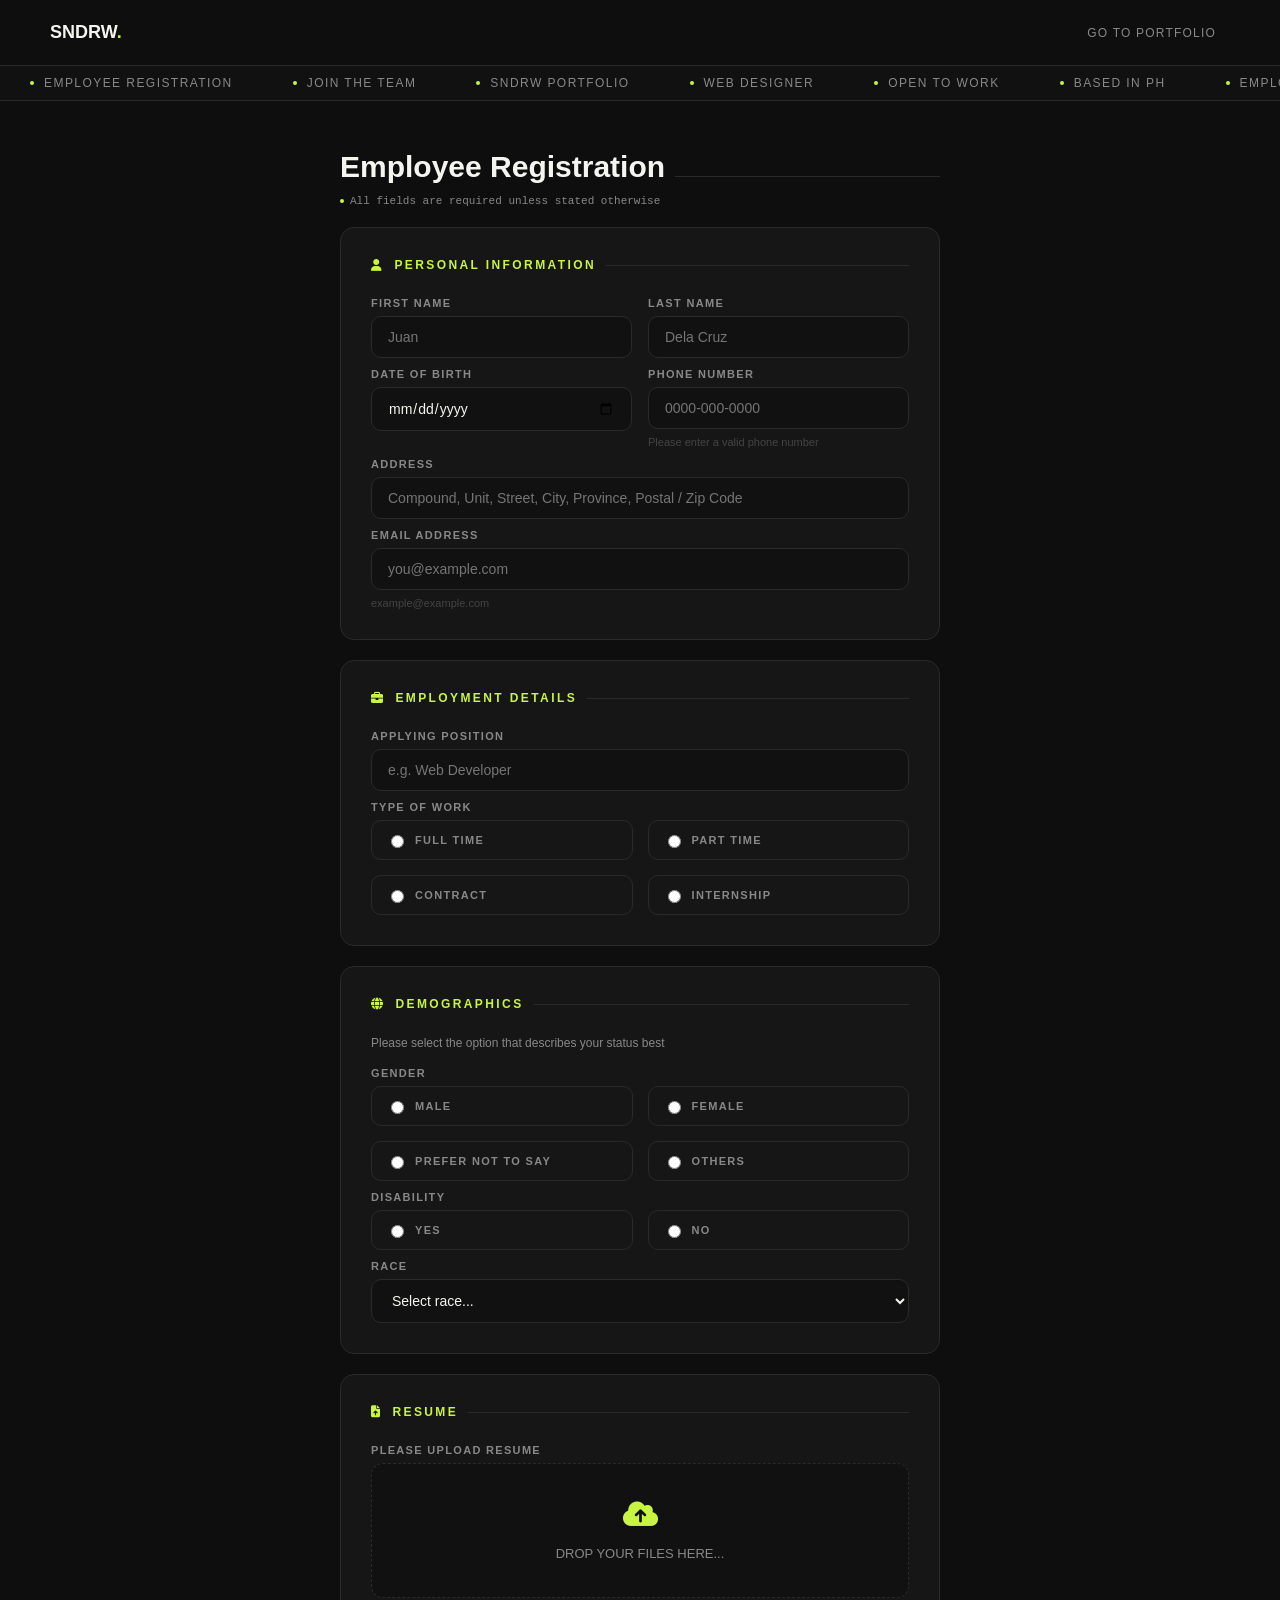
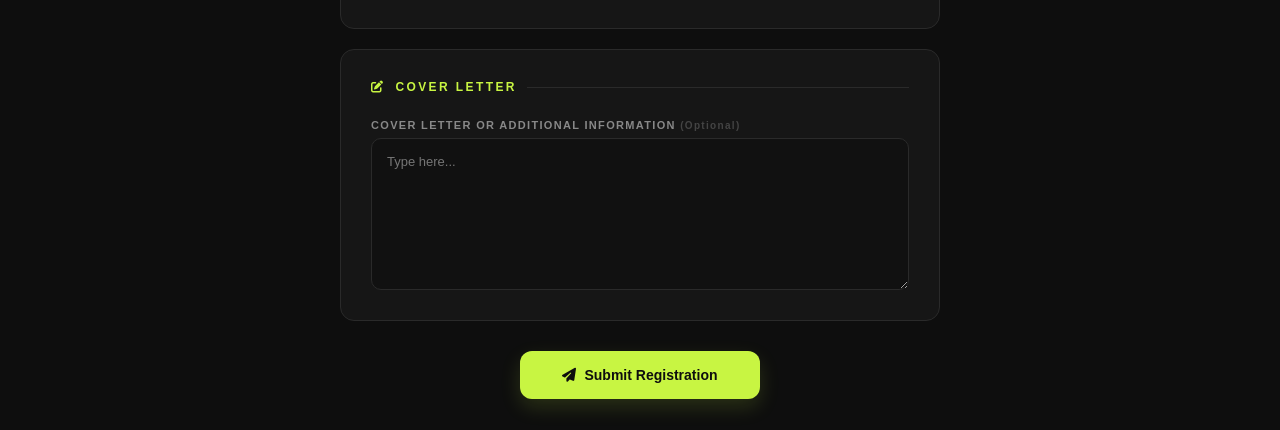
<file: index.html>
<!DOCTYPE html>
<html lang="en">
<head>
    <meta charset="UTF-8">
    <meta name="viewport" content="width=device-width, initial-scale=1.0">
    <title>Registration Forms</title>
    <link rel="stylesheet" href="https://cdnjs.cloudflare.com/ajax/libs/font-awesome/6.5.0/css/all.min.css"/>
    <link rel="stylesheet" href="formstyle.css">
</head>
<body>
    <nav>
        <div class="logo">SNDRW<span>.</span></div>
        <div class="nav-links">
            <a href="main-portfolio.html">Go to Portfolio</a>
        </div>
    </nav>
    <div class="move-wrap">
        <div class="move-anim">
            <span class="move-item"><span class="move-dot"></span>Employee Registration</span>
            <span class="move-item"><span class="move-dot"></span>Join the team</span>
            <span class="move-item"><span class="move-dot"></span>Sndrw Portfolio</span>
            <span class="move-item"><span class="move-dot"></span>Web Designer</span>
            <span class="move-item"><span class="move-dot"></span>Open to Work</span>
            <span class="move-item"><span class="move-dot"></span>Based in PH</span>
            <!-- duplicate for seamless loop -->
            <span class="move-item"><span class="move-dot"></span>Employee Registration</span>
            <span class="move-item"><span class="move-dot"></span>Join the team</span>
            <span class="move-item"><span class="move-dot"></span>Sndrw Portfolio</span>
            <span class="move-item"><span class="move-dot"></span>Web Designer</span>
            <span class="move-item"><span class="move-dot"></span>Open to Work</span>
            <span class="move-item"><span class="move-dot"></span>Based in PH</span>
        </div>
    </div>
    <div class="page">

        <!-- HEADER -->
        <div class="form-header">
            <div class="section-header">
                <h2 class="section-title">Employee Registration</h2>
                <div class="section-line"></div>
            </div>
            <p class="section-subtitle"><span class="req-dot"></span>All fields are required unless stated otherwise</p>
        </div>
        <form action="">
            <!-- Personal Information -->
            <div class="card-container">
                <div class="section-label">
                    <i class="fa-solid fa-user"></i>Personal Information
                    <div class="section-line"></div>
                </div>

                <div class="row">
                    <div class="field">
                        <label>First Name</label>
                        <input type="text" placeholder="Juan" required>
                    </div>
                    <div class="field">
                        <label>Last Name</label>
                        <input type="text" placeholder="Dela Cruz" required>
                    </div>
                </div>

                <div class="row">
                    <div class="field">
                        <label>Date of Birth</label>
                        <input type="date" required>
                    </div>
                    <div class="field">
                        <label>Phone Number</label>
                        <input type="tel" size="15" maxlength="15" pattern="\d{4}-\d{3}-\d{4}" placeholder="0000-000-0000">
                        <span class="field-hint">Please enter a valid phone number</span>
                    </div>
                </div>

                <div class="field">
                    <label>Address</label>
                    <input placeholder="Compound, Unit, Street, City, Province, Postal / Zip Code" required>
                </div>

                <div class="field">
                    <label>Email Address</label>
                    <input type="email" placeholder="you@example.com" required>
                    <span class="field-hint">example@example.com</span>
                </div>
            </div>

            <div class="card-container">
                <div class="section-label">
                    <i class="fa-solid fa-briefcase"></i>Employment Details
                    <div class="section-line"></div>
                </div>

                <div class="field">
                    <label>Applying Position</label>
                    <input type="text" placeholder="e.g. Web Developer" required>
                </div>

                <div class="field">
                    <label>Type of Work</label>
                    <div class="radio-group">
                        <label class="radio-option">
                            <input type="radio" name="work_type"> Full Time
                        </label>
                        <label class="radio-option">
                            <input type="radio" name="work_type"> Part Time
                        </label>
                        <label class="radio-option">
                            <input type="radio" name="work_type"> Contract
                        </label>
                        <label class="radio-option">
                            <input type="radio" name="work_type"> Internship
                        </label>
                    </div>
                </div>
            </div>

            <div class="card-container">
                <div class="section-label">
                    <i class="fa-solid fa-globe"></i>Demographics
                    <div class="section-line"></div>
                </div>

                <div class="field">
                    <span class="field-hint" style="color: #888; font-size: 12px;">Please select the option that describes your status best</span>
                    <div class="radio-group">
                    </div>
                </div>

                <div class="field">
                    <label>Gender</label>
                    <div class="radio-group">
                        <label class="radio-option">
                            <input type="radio" name="gender"> Male
                        </label>
                        <label class="radio-option">
                            <input type="radio" name="gender"> Female
                        </label>
                        <label class="radio-option">
                            <input type="radio" name="gender"> Prefer Not to Say
                        </label>
                        <label class="radio-option">
                            <input type="radio" name="gender"> Others
                        </label>
                    </div>
                </div>

                <div class="field">
                    <label>Disability</label>
                    <div class="radio-group">
                        <label class="radio-option">
                            <input type="radio" name="disablitiy"> Yes
                        </label>
                        <label class="radio-option">
                            <input type="radio" name="disablitiy"> No
                        </label>
                    </div>
                </div>

                <div class="field">
                    <label>Race</label>
                    <select name="race">
                        <option value="">Select race...</option>
                        <option>American Native or Alaska Native</option>
                        <option>Asian</option>
                        <option>Black or African American</option>
                        <option>Native Hawaiian</option>
                        <option>Pacific Islander</option>
                        <option>White</option>
                        <option>Two or more races</option>
                        <option>Decline to specify</option>
                        <option>Other</option>
                    </select>
                </div>
            </div> 

            <div class="card-container">
                <div class="section-label">
                    <i class="fa-solid fa-file-arrow-up"></i> Resume
                    <div class="section-line"></div>
                </div>

                <div class="field">
                    <label>Please Upload Resume</label>
                    <div class="upload-zone">
                        <input type="file" accept=".pdf,.doc,.docx" required>
                        <i class="fa-solid fa-cloud-arrow-up upload-icon"></i>
                        <div class="upload-text">Drop your files here...</div>
                    </div>
                </div>
            </div>

            <div class="card-container">
                <div class="section-label">
                    <i class="fa-solid fa-pen-to-square"></i> Cover Letter
                    <div class="section-line"></div>
                </div>

                <div class="field">
                    <label>Cover Letter or Additional Information <span class="optional">(Optional)</span></label>
                    <textarea placeholder="Type here..."></textarea>
                </div>
            </div>
            
            <button class="button" type="submit">
                <i class="fa-solid fa-paper-plane"></i>Submit Registration
            </button>
        </form>
    </div>
</body>
</html>
</file>
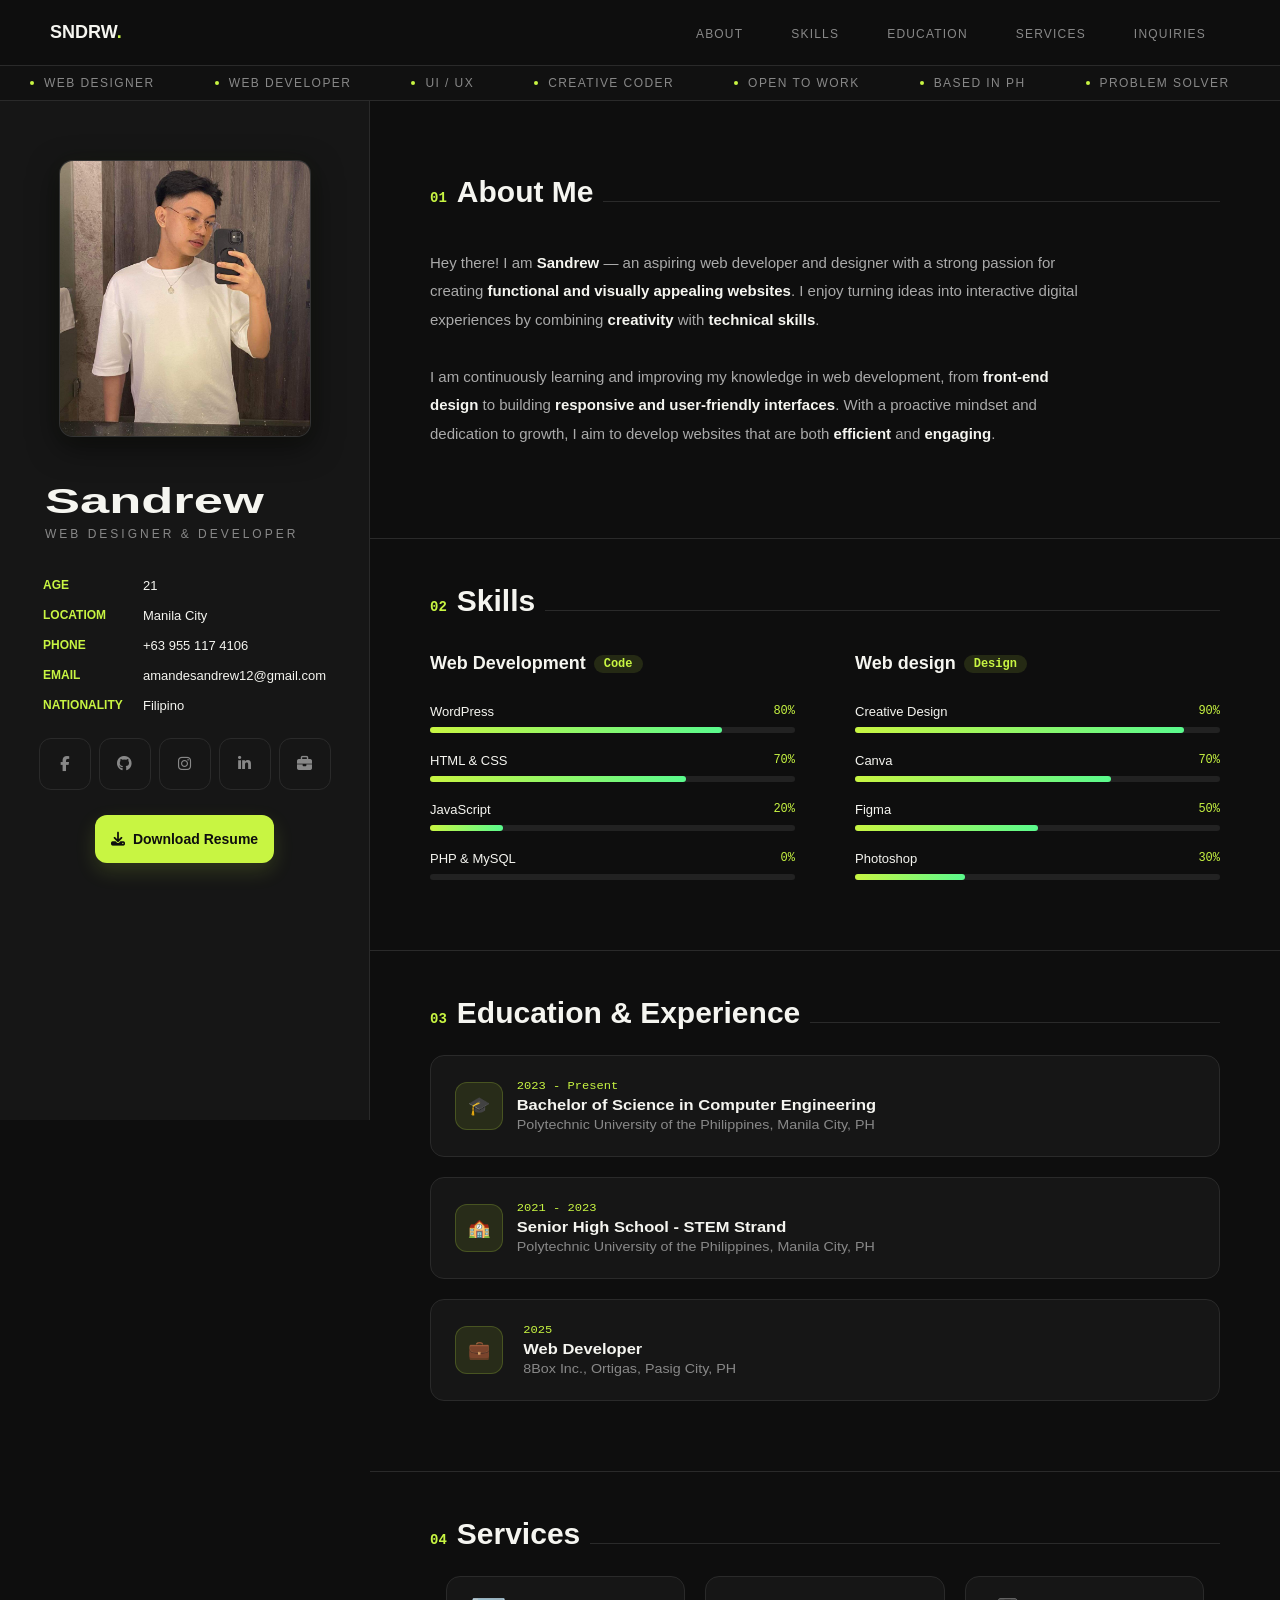
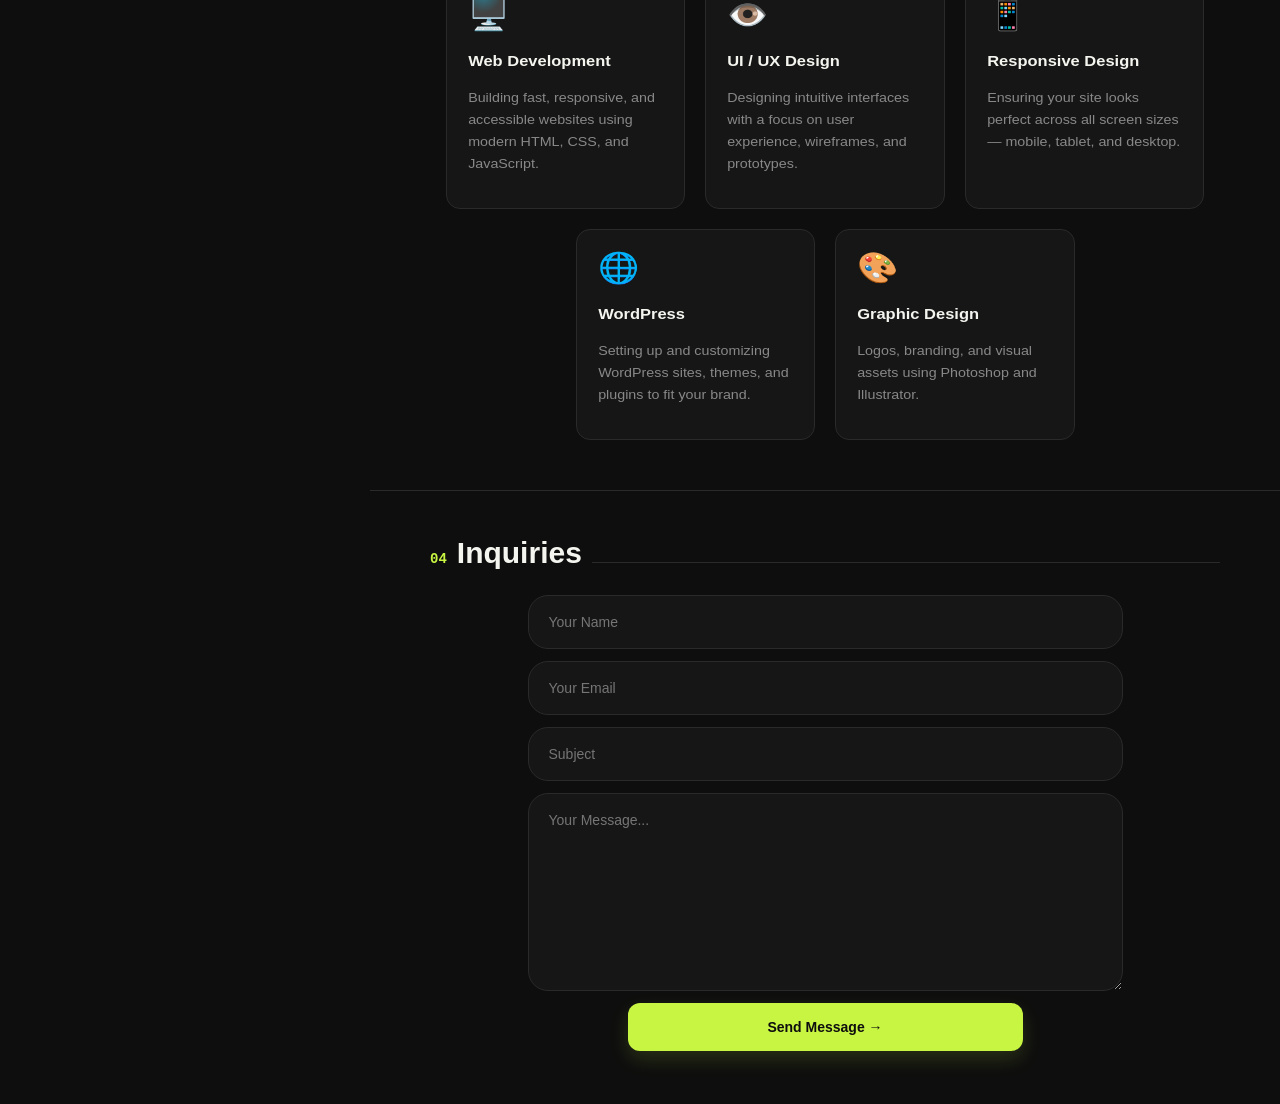
<file: main-portfolio.html>
<!DOCTYPE html>
<html lang="en">
<head>
    <meta charset="UTF-8">
    <meta name="viewport" content="width=device-width, initial-scale=1.0">
    <title>Portfolio</title>
    <link rel="stylesheet" href="https://cdnjs.cloudflare.com/ajax/libs/font-awesome/6.5.0/css/all.min.css"/>
    <link rel="stylesheet" href="styleportfolio.css">
</head>
<body>
    <nav>
        <div class="logo">SNDRW<span>.</span></div>
        <ul class="nav-links">
            <li><a href="#about">About</a></li>
            <li><a href="#skills">Skills</a></li>
            <li><a href="#education">Education</a></li>
            <li><a href="#service">Services</a></li>
            <li><a href="#inquiries">Inquiries</a></li>
        </ul>
    </nav>

    <div class="move-wrap">
        <div class="move-anim">
            <span class="move-item"><span class="move-dot"></span>Web Designer</span>
            <span class="move-item"><span class="move-dot"></span>Web Developer</span>
            <span class="move-item"><span class="move-dot"></span>UI / UX</span>
            <span class="move-item"><span class="move-dot"></span>Creative Coder</span>
            <span class="move-item"><span class="move-dot"></span>Open to Work</span>
            <span class="move-item"><span class="move-dot"></span>Based in PH</span>
            <span class="move-item"><span class="move-dot"></span>Problem Solver</span>
            <!-- duplicate for seamless loop -->
            <span class="move-item"><span class="move-dot"></span>Web Designer</span>
            <span class="move-item"><span class="move-dot"></span>Web Developer</span>
            <span class="move-item"><span class="move-dot"></span>UI / UX</span>
            <span class="move-item"><span class="move-dot"></span>Creative Coder</span>
            <span class="move-item"><span class="move-dot"></span>Open to Work</span>
            <span class="move-item"><span class="move-dot"></span>Based in PH</span>
            <span class="move-item"><span class="move-dot"></span>Problem Solver</span>
        </div>
    </div>

    <div class="page">
        <aside class="sidebar">
            <div class="photo-wrap">
                <img src="andoy.jpg" alt="Profile Photo">
            </div>

            <div class="profile-header">
                <h1 class="profile-name">Sandrew</h1>
                <p class="profile-role">Web Designer & Developer</p>
            </div>

            <div class="info-group">
                <div class="info">
                    <span class="info-label">Age</span>
                    <span class="info-value">21</span>
                </div>
                <div class="info">
                    <span class="info-label">Locatiom</span>
                    <span class="info-value">Manila City</span>
                </div>
                <div class="info">
                    <span class="info-label">Phone</span>
                    <span class="info-value">+63 955 117 4106</span>
                </div>
                <div class="info">
                    <span class="info-label">Email</span>
                    <span class="info-value">amandesandrew12@gmail.com</span>
                </div>
                <div class="info">
                    <span class="info-label">Nationality</span>
                    <span class="info-value">Filipino</span>
                </div>
            </div>

            <div class="social-row">
                <a href="https://www.facebook.com/sandrew.amande" class="social-btn"><i class="fa-brands fa-facebook-f"></i></a>
                <a href="https://github.com/sndrw-code" class="social-btn"><i class="fa-brands fa-github"></i></a>
                <a href="https://www.instagram.com/_sndrw12" class="social-btn"><i class="fa-brands fa-instagram"></i></a>
                <a href="https://www.linkedin.com/in/sandrew-amande-00134a357/" class="social-btn"><i class="fa-brands fa-linkedin-in"></i></a>
                <a href="https://ph.jobstreet.com/profiles/sandrew-amande-r9bZDxz7mW" class="social-btn"><i class="fa-solid fa-briefcase"></i></a>
            </div>
            <a href="resume.pdf" class="button">
                <i class="fa-solid fa-download"></i>
                Download Resume
            </a>
        </aside>

        <main class="main-content">
            <section id="about">
                <div class="section-header">
                    <span class="section-number">01</span>
                    <h2 class="section-title">About Me</h2>
                    <div class="header-line"></div>
                </div>
                <p class="about-text">
                    Hey there! I am <strong>Sandrew</strong> — an aspiring web developer and designer with a strong passion for creating 
                    <strong>functional and visually appealing websites</strong>. I enjoy turning ideas into interactive digital experiences by combining 
                    <strong>creativity</strong> with <strong>technical skills</strong>.<br><br>
                    
                    I am continuously learning and improving my knowledge in web development, from 
                    <strong>front-end design</strong> to building <strong>responsive and user-friendly interfaces</strong>. 
                    With a proactive mindset and dedication to growth, I aim to develop websites that are both 
                    <strong>efficient</strong> and <strong>engaging</strong>.
                </p>
            </section>

            <div class="divider"></div>

            <section id="skills">
                <div class="section-header">
                    <span class="section-number">02</span>
                    <h2 class="section-title">Skills</h2>
                    <div class="header-line"></div>
                </div>
                <div class="skill-col">
                    <div>
                        <div class="skill-title">Web Development <span class="tag-badge">Code</span></div>
                        <div class="skill-row">
                            <div class="skill-top">
                                <span class="skill-name">WordPress</span>
                                <span class="skill-rate">80%</span>
                            </div>
                            <div class="skill-track"><div class="skill-fill" style="width: 80%;"></div></div>
                        </div>
                        <div class="skill-row">
                            <div class="skill-top">
                                <span class="skill-name">HTML & CSS</span>
                                <span class="skill-rate">70%</span>
                            </div>
                            <div class="skill-track"><div class="skill-fill" style="width: 70%;"></div></div>
                        </div>
                        <div class="skill-row">
                            <div class="skill-top">
                                <span class="skill-name">JavaScript</span>
                                <span class="skill-rate">20%</span>
                            </div>
                            <div class="skill-track"><div class="skill-fill" style="width: 20%;"></div></div>
                        </div>
                        <div class="skill-row">
                            <div class="skill-top">
                                <span class="skill-name">PHP & MySQL</span>
                                <span class="skill-rate">0%</span>
                            </div>
                            <div class="skill-track"><div class="skill-fill" style="width: 0;"></div></div>
                        </div>
                    </div>
                    <div>
                        <div class="skill-title">Web design <span class="tag-badge">Design</span></div>
                        <div class="skill-row">
                            <div class="skill-top">
                                <span class="skill-name">Creative Design</span>
                                <span class="skill-rate">90%</span>
                            </div>
                            <div class="skill-track"><div class="skill-fill" style="width: 90%;"></div></div>
                        </div>
                        <div class="skill-row">
                            <div class="skill-top">
                                <span class="skill-name">Canva</span>
                                <span class="skill-rate">70%</span>
                            </div>
                            <div class="skill-track"><div class="skill-fill" style="width: 70%;"></div></div>
                        </div>
                        <div class="skill-row">
                            <div class="skill-top">
                                <span class="skill-name">Figma</span>
                                <span class="skill-rate">50%</span>
                            </div>
                            <div class="skill-track"><div class="skill-fill" style="width: 50%;"></div></div>
                        </div>
                        <div class="skill-row">
                            <div class="skill-top">
                                <span class="skill-name">Photoshop</span>
                                <span class="skill-rate">30%</span>
                            </div>
                            <div class="skill-track"><div class="skill-fill" style="width: 30%;"></div></div>
                        </div>
                    </div>
                </div>
            </section>

            <div class="divider"></div>

            <section id="education">
                <div class="section-header">
                    <span class="section-number">03</span>
                    <h2 class="section-title">Education & Experience</h2>
                    <div class="header-line"></div>
                </div>
                <div class="edu-list">
                    <div class="edu-card">
                        <div class="edu-icon">🎓</div>
                        <div class="edu-info">
                            <div class="edu-year">2023 - Present</div>
                            <div class="edu-degree">Bachelor of Science in Computer Engineering</div>
                            <div class="edu-school">Polytechnic University of the Philippines, Manila City, PH</div>
                        </div>
                    </div>
                    <div class="edu-card">
                        <div class="edu-icon">🏫</div>
                        <div class="edu-info">
                            <div class="edu-year">2021 - 2023</div>
                            <div class="edu-degree">Senior High School - STEM Strand</div>
                            <div class="edu-school">Polytechnic University of the Philippines, Manila City, PH</div>
                        </div>
                    </div>
                    <div class="edu-card">
                        <div class="edu-icon">💼</div>
                        <div class="edu-info">
                            <div class="edu-year">2025</div>
                            <div class="edu-degree">Web Developer</div>
                            <div class="edu-school">8Box Inc., Ortigas, Pasig City, PH</div>
                        </div>
                    </div>
                </div>
            </section>

            <div class="divider"></div>

            <section id="service">
                <div class="section-header">
                    <span class="section-number">04</span>
                    <h2 class="section-title">Services</h2>
                    <div class="header-line"></div>
                </div>
                <div class="service-row">
                    <div class="service-card">
                        <div class="service-info">
                            <div class="service-icon">🖥️</div>
                            <div class="service-title">Web Development</div>
                            <p class="service-desc">Building fast, responsive, and accessible websites using 
                            modern  HTML, CSS, and JavaScript.</p>
                        </div>
                    </div>
                    <div class="service-card">
                        <div class="service-info">
                            <div class="service-icon">👁️</div>
                            <div class="service-title">UI / UX Design</div>
                            <p class="service-desc">Designing intuitive interfaces with a focus 
                            on user experience, wireframes, and prototypes.</p>
                        </div>
                    </div>
                    <div class="service-card">
                        <div class="service-info">
                            <div class="service-icon">📱</div>
                            <div class="service-title">Responsive Design</div>
                            <p class="service-desc">Ensuring your site looks perfect across all 
                            screen sizes — mobile, tablet, and desktop.</p>
                        </div>
                    </div>
                    <div class="service-card">
                        <div class="service-info">
                            <div class="service-icon">🌐</div>
                            <div class="service-title">WordPress</div>
                            <p class="service-desc">Setting up and customizing WordPress sites, themes, 
                            and plugins to fit your brand.</p>
                        </div>
                    </div>
                    <div class="service-card">
                        <div class="service-info">
                            <div class="service-icon">🎨</div>
                            <div class="service-title">Graphic Design</div>
                            <p class="service-desc">Logos, branding, and visual assets using Photoshop 
                            and Illustrator.</p>
                        </div>
                    </div>
                </div>
            </section>

            <div class="divider"></div>

            <section id="inquiries">
                <div class="section-header">
                    <span class="section-number">04</span>
                    <h2 class="section-title">Inquiries</h2>
                    <div class="header-line"></div>
                </div>
                <div class="inquire-row">
                    <input type="text" class="inquire-input" placeholder="Your Name">
                    <input type="text" class="inquire-input" placeholder="Your Email">
                    <input type="text" class="inquire-input" placeholder="Subject">
                    <textarea class="inquire-input inquire-textarea" placeholder="Your Message..."></textarea>

                    <button class="button" style="width: 50%;">Send Message →</button>
                </div>
            </section>
        </main>
    </div>
</body>
</html>
</file>
<file: formstyle.css>
:root {
    --lime: #c8f542;
    --dark: #0e0e0e;
    --border: #2a2a2a;
    --text: #f5f5f0;
    --muted:  #888;
    --nav-height: 65px;
    --top: 100px;
    --background: #161616;
    --bg-forms: #111;
    scroll-behavior: smooth;
}

body {
    background: var(--dark);
    margin: 0;
}

/* Navigation */

nav {
    position: fixed;
    top: 0; left: 0; right: 0;
    z-index: 200;
    display: flex;
    align-items: center;
    justify-content: space-between;
    height: var(--nav-height);
    padding: 0 50px;
    background: var(--dark);
    border-bottom: 1px solid var(--border);
}

/* Logo */

.logo {
    font-family: 'Syne', sans-serif;
    font-weight: 800;
    font-size: 18px;
    color: var(--text);
}

.logo span {
    color: var(--lime)
}

/* Navigation Menu*/

.nav-links {
    display: flex;
}

.nav-links a {
    font-family: 'Syne', sans-serif;
    font-size: 12px;
    font-weight: 500;
    letter-spacing: .1em;
    text-transform: uppercase;
    color: var(--muted);
    text-decoration: none;
    padding: 6px 14px;        /* adds space inside the rectangle */
    border-radius: 6px;       /* slightly rounded corners */
    transition: color .2s;
}

.nav-links a:hover {
    color: var(--text);
    background: rgba(255, 255, 255, .08);   /* subtle white box */
}

.move-wrap {
    position: fixed;
    top: var(--nav-height);
    left: 0; right: 0;
    z-index: 199;
    overflow: hidden;
    height: 35px;
    background: #111;
    display: flex;
    align-items: center;
    border-bottom: 1px solid var(--border);
}

.move-anim {
    display: flex;
    animation: move 26s linear infinite;
    white-space: nowrap;
}

.move-item {
    font-family: 'Syne', sans-serif;
    font-size: 12px;
    font-weight: 500;
    text-transform: uppercase;
    color: var(--muted);
    padding: 0 30px;
    display: flex;
    align-items: center;
    gap: 10px;
    letter-spacing: .12em;
}

.move-dot {
    width: 4px;
    height: 4px;
    border-radius: 50%;
    background: var(--lime);
    flex-shrink: 0;
}

@keyframes move {
    to { transform: translateX(-50%); }
}

/* MAIN PAGE */

.page {
    padding-top: var(--top);
    padding-left: 60px;
    padding-right: 60px;
    max-width: 600px;
    margin: 0 auto;
}

.form-header {
    padding-top: 30px;
    margin: 20px 0;
}

.form-header .section-header {
    display: flex;
    align-items: baseline;
    gap: 10px;
}

.section-title {
    font-family: 'Outfit', sans-serif;
    font-size: 30px;
    font-weight: 800;
    color: var(--text);
    margin: 0;
}

.section-line {
    height: 1px;
    background: var(--border);
    flex-grow: 1;
}

.section-subtitle {
    font-family: 'Space Mono', monospace;
    font-size: 11px;
    color: var(--muted);
    display: flex;
    align-items: center;
    gap: 6px;
}

.req-dot {
    width: 4px;
    height: 4px;
    border-radius: 50%;
    background: var(--lime);
}

/* Container */
.card-container {
    display: flex;
    flex-direction: column;
    background: var(--background);
    border: 1px solid var(--border);
    border-radius: 14px;
    color: var(--background);
    transition: border-color .25s;
    padding: 30px;
    gap: 10px;
    margin-bottom: 20px;
}

.card-container:hover {
    border-color: var(--lime);
}

.section-label {
    font-family: 'Syne', sans-serif;
    font-size: 12px;
    font-weight: 800;
    color: var(--lime);
    text-transform: uppercase;
    display: flex;
    align-items: center;
    letter-spacing: 0.2em;
    gap: 10px;
    margin-bottom: 15px;
}

/* Row */
.row {
    display: grid;
    grid-template-columns: 1fr 1fr;
    gap: 16px;
}

/* Field */
.field {
    display: flex;
    flex-direction: column;
    gap: 7px;
}

.field label {
    font-family: 'Syne', sans-serif;
    font-size: 11px;
    font-weight: 600;
    text-transform: uppercase;
    color: var(--muted);
    letter-spacing: .12em;
}

.field input {
    font-family: 'Outfit', sans-serif;
    font-size: 14px;
    color: var(--text);
    background: var(--bg-forms);
    border: 1px solid var(--border);
    border-radius: 10px;
    padding: 12px 16px;
    transition: all .25s;
    outline: none;
}

.field input:focus {
    border-color: var(--lime);
    background: transparent;
}

.field-hint {
    font-family: 'Space Mono', sans-serif;
    font-size: 11px;
    color: #444;
}

/* Option */
.radio-group {
    display: grid;
    grid-template-columns: 1fr 1fr;
    gap: 15px;
}

.radio-option {
    font-family: 'Outfit', sans-serif;
    font-size: 13px;
    display: flex;
    border: 1px solid var(--border);
    border-radius: 10px;
    color: var(--muted);

    padding: 11px 14px;
    align-items: center;
    cursor: pointer;
    transition: all .2s;
    gap: 8px;
}

.radio-option:hover {
    border-color: var(--lime);
    color: var(--text);
}

.radio-option input[type="radio"] {
    accent-color: var(--lime);
}

/* Select */
.field select {
    font-family: 'Outfit', sans-serif;
    font-size: 14px;
    color: var(--text);
    background: var(--bg-forms);
    border: 1px solid var(--border);
    border-radius: 10px;
    padding: 12px 16px;
    outline: none;

    cursor: pointer;
    transition: all .25s;
}

.field select:focus {
    border-color: var(--lime);
}

.field option {
    background: var(--bg-forms);
    color: var(--text);
}

/* Button */

.button {
    font-family: 'Syne', sans-serif;
    font-weight: 700;
    font-size: 14px;
    background: var(--lime);
    color: #0e0e0e;
    border-radius: 12px;
    border: none;
    display: flex;
    align-items: center;
    justify-content: center;

    width: 40%;
    padding: 16px;
    margin: 30px auto;
    gap: 8px;
    transition: all .2s;
    box-shadow: 0 8px 20px rgba(200, 245, 66, 0.15);
    cursor: pointer;
}

.button:hover {
    transform: translateY(-2px);
    box-shadow: 0 15px 40px rgba(200, 245, 66, 0.25);
}

/* Upload */

.upload-zone {
    border: 1.5px dashed var(--border);
    border-radius: 12px;
    background: var(--bg-forms);
    padding: 36px 20px;
    text-align: center;
    cursor: pointer;
    transition: all .25s;
    position: relative;

    display: flex;
    flex-direction: column;
    align-items: center;
    justify-content: center;
    gap: 8px;
}

.upload-icon {
    font-size: 28px;
    color: var(--lime);
    margin-bottom: 10px;
}

.upload-zone input[type='file'] {
    position: absolute;
    opacity: 0;
    cursor: pointer;
}

.upload-text {
    color: var(--muted);
    font-family: 'Outfit', sans-serif;
    font-size: 13px;
    text-transform: uppercase;
}

/* Cover Letter */
textarea {
    font-family: 'Outfit', sans-serif;
    font-size: 13px;
    color: var(--text);
    background: var(--bg-forms);
    border: 1px solid var(--border);
    border-radius: 10px;
    min-height: 120px;
    resize: vertical;
    outline: none;
    padding: 15px;
    transition: all .25s;
}

textarea:focus {
    border-color: var(--lime);
    background: transparent;
}

.optional {
    font-size: 10px;
    color: #444;
    text-transform: none;
}

/* RESPONSIVENESS */

/* Mobile */
@media (max-width: 768px) {
    :root {
        --nav-height: 56px;
        --top: 45px;
    }

    .form-header {
        margin-top: 50px;
    }

    .section-title {
        font-size: 25px;
    }

    .row {
        grid-template-columns: 1fr;
    }

    .button {
        width: 50%;
    }
}

@media (max-width: 498px) {
    :root {
        --nav-height: 56px;
        --top: 45px;
    }

    .section-title {
        font-size: 20px;
    }

    .section-subtitle {
        display: flex;
        font-size: 10px;
    }

    .section-label {
        font-size: 11px;
        font-weight: 700;
        display: flex;
        letter-spacing: 0.1em;
        gap: 5px;
        margin-bottom: 10px;
    }

    .field {
        padding-top: 8px;
    }

    .radio-group {
        grid-template-columns: 1fr;
        gap: 10px; 
    }

    .upload-text {
        font-size: 10px;
    }
}
</file>
<file: styleportfolio.css>
:root {
    --lime: #c8f542;
    --dark: #0e0e0e;
    --border: #2a2a2a;
    --text: #f5f5f0;
    --muted:  #888;
    --nav-height: 65px;
    --top: 100px;
    --background: #161616;
    scroll-behavior: smooth;
}

body {
    background: var(--dark);
    margin: 0;
}

/*Navigation Bar*/
nav {
    position: fixed;
    top: 0; left: 0; right: 0;
    z-index: 200;
    display: flex;
    align-items: center;
    justify-content: space-between;                         /* para magkaroon ng space sa gitna ng logo saka nav */
    height: var(--nav-height);
    padding: 0 50px;
    background: var(--dark);
    border-bottom: 1px solid var(--border);
}

/*Logo*/
.logo {
    font-family: 'Syne', sans-serif;
    font-weight: 800;
    font-size: 18px;
    color: var(--text);
}

.logo span {                                /* para pag inedit yung dot is separate sa mismong logo*/
    color: var(--lime)
}

/*Navigation Bar Menus*/

.nav-links {
    display: flex;
    gap: 20px;
    list-style: none;                       /* para mawala yung bullet*/   
    padding-right: 10px;
}

.nav-links a {
    font-family: 'Syne', sans-serif;
    font-size: 12px;
    font-weight: 500;
    letter-spacing: .1em;                       /* .1em x fontsize (12px)*/
    text-transform: uppercase;
    color: var(--muted);
    text-decoration: none;                      /* para mawala yung underline na default*/
    padding: 6px 14px;                          /* adds space inside the rectangle */
    border-radius: 6px;                         /* slightly rounded corners */
    transition: color .2s;
}

.nav-links a:hover {
    color: var(--text);
    background: rgba(255, 255, 255, .08);       /* magkakaroon ng parang box */
}

/*Animation*/

.move-wrap {
    position: fixed;
    top: var(--nav-height);                         
    z-index: 199;
    height: 35px;
    background: #111;
    display: flex;
    align-items: center;
    border-bottom: 1px solid var(--border);
}

.move-anim {
    display: flex;
    animation: move 26s linear infinite;
    white-space: nowrap;                        /* para maging one-line lang siya*/
}

.move-item {
    font-family: 'Syne', sans-serif;
    font-size: 12px;
    font-weight: 500;
    text-transform: uppercase;
    color: var(--muted);
    padding: 0 30px;
    display: flex;
    align-items: center;
    gap: 10px;
    letter-spacing: .12em;
}

.move-dot {
    width: 4px;
    height: 4px;
    border-radius: 50%;
    background: var(--lime);
}

@keyframes move {
    to { transform: translateX(-50%); }
}

/* Page Grid */
.page {
    display: grid;
    grid-template-columns: 370px 1fr;
    padding-top: var(--top);
    min-height: 100vh;
}

/* Side Bar */
.sidebar {
    position: sticky;                               /* combination of relative and fixed*/
    top: var(--top);
    height: 100vh;
    overflow-y: auto;
    overflow-x: hidden;
    background: var(--background);
    border-right: 1px solid var(--border);
    display: flex;
    flex-direction: column;
    padding: 60px 45px;
    gap: 25px;
    align-items: center;
}

.sidebar::-webkit-scrollbar {
    width: 4px;
}

.sidebar::-webkit-scrollbar-thumb {
    background: var(--border);
    border-radius: 99px;
}

/* Side Bar (Photo) */
.photo-wrap {
    width: 250px;
    border-radius: 14px;
    aspect-ratio: 1/1.1;

    overflow: hidden;                               /* para hindi mag spill outside the rounded corners */
    background: #222;
    display: flex;
    align-items: center;
    justify-content: center;
    flex-shrink: 0;
    margin-bottom: 20px;

    border: 1px solid rgba(255, 255, 255, 0.08); 
    box-shadow: 
        0 10px 30px rgba(0, 0, 0, 0.5),           /* Dark drop shadow */
        0 0 20px rgba(200, 245, 66, 0.03);        /* Very faint Lime outer glow */
    
    /* Smooth transitions for hover */
    transition: all 0.4s cubic-bezier(0.175, 0.885, 0.32, 1.275);
}

.photo-wrap img {
    width: 100%;
    height: 100%;
    object-fit: cover;
    object-position: center;
    transition: transform 0.5s ease;
}

.photo-wrap:hover {
    transform: translateY(-8px);
    border-color: rgba(200, 245, 66, 0.4); /* Border turns slightly Lime */
    box-shadow: 0 15px 40px rgba(200, 245, 66, 0.12); /* Stronger glow */
}

.photo-wrap:hover img {
    transform: scale(1.05); /* Subtle zoom in */
}
/* Profile Name */
.profile-header {
    width: 100%;                                  /* pag wala nito, magiging centered lang yung mga content*/
}

.profile-name {
    font-family: 'Syne', sans-serif;
    font-weight: 800;
    font-size: 35px;
    color: var(--text);
    line-height: 1.1;
    margin: 0;                             /* pag wala to, malaki yung gap between pic and name - para mawala yug=ng default margin */
    transform: scaleX(1.5);
    transform-origin: left;                /* since naka transform ako, may chance na mag stretch siya outside the box */
}

.profile-role {
    font-family: 'Outfit', sans-serif;
    font-size: 12px;
    font-weight: 400;
    color: #888;
    text-transform: uppercase;

    margin-top: 6px;
    letter-spacing: .25em;
}

/* Side Infos */
.info-group {
    font-family: 'Outfit', sans-serif;
    display: flex;
    flex-direction: column;
    gap: 15px;
}

.info {
    display: flex;
    align-items: center;
    justify-content: flex-start;
}

.info-label {
    color: var(--lime);
    font-weight: 700;
    text-transform: uppercase;
    font-size: 12px;
    width: 100px;
}

.info-value {
    color: var(--text);
    font-weight: 400;
    font-size: 13px;
}

/* Social Buttons */
.social-row {
    display: flex;
    gap: 8px;
    flex-wrap: nowrap;                          /* para maging one line lang mga social buttons */
    justify-content: center;
}

.social-btn {
    width: 50px;
    height: 50px;
    border-radius: 12px;
    border: 1px solid var(--border);
    background: transparent;
    
    display: flex;
    align-items: center;
    justify-content: center;

    text-decoration: none;
    color: var(--muted);                          
    font-size: 15px;
}

.social-btn:hover {
    border-color: var(--lime);
    background: rgba(200, 245, 66, 0.05);
}

/* Content */
.main-content {
    padding: 50px 60px;
    background: var(--dark);
}

section {
    scroll-margin-top: 110px;                 /*nakuha na ng nav yung 100 so dapat more than para di mag hide yung content sa nav */
}

.section-header {
    display: flex;
    align-items: baseline;                    /* para naka baba yung number and line sa bottom line ng title*/
    gap: 10px;
}

.section-number {
    color: var(--lime);
    font-family: 'Space Mono', monospace;
    font-weight: 700;
    font-size: 14px;
}

.section-title {
    font-family: 'Syne', sans-serif;
    font-size: 30px;
    font-weight: 800;
    color: var(--text);
    text-transform: capitalize;
}

.header-line {
    height: 1px;
    background: var(--border);
    flex-grow: 1;                               /* Fills remaining horizontal space */
}

.divider {
    height: 1px;
    background: var(--border);
    margin: 20px -60px;
}

/* ABOUT */
.about-text {
    font-family: 'Syne', sans-serif;
    font-size: 15px;
    color: #aaa;
    line-height: 1.9;
    max-width: 650px;
    margin-bottom: 90px;
}

.about-text strong {
    color: var(--text);
    font-weight: 600;
}

/* SKILLS */
.skill-col {
    display: grid;
    grid-template-columns: 1fr 1fr;
    column-gap: 60px;
    padding-top: 10px;
    margin-bottom: 50px;
}

.skill-title {
    font-family: 'Syne', sans-serif;
    font-weight: 700;
    font-size: 18px;
    color: var(--text);
    display: flex;
    align-items: center;
    gap: 8px;
    margin-bottom: 30px;
}

.tag-badge {
    font-family: 'Space Mono', monospace;
    font-size: 12px;
    background: rgba(200, 245, 66, .12);
    color: var(--lime);
    border-radius: 999px;
    padding: 2px 10px;
}

.skill-row {
    margin-bottom: 20px;
}

.skill-top {
    display: flex;
    justify-content: space-between;
    margin-bottom: 8px;
}

.skill-name {
    font-family: 'Outfit', sans-serif;
    font-size: 13px;
    color: var(--text);
}

.skill-rate {
    font-family: 'Space Mono', monospace;
    font-size: 12px;
    color: var(--lime);
}

.skill-track {
    height: 6px;
    background: #222;
    border-radius: 999px;
}

.skill-fill {
    height: 100%;
    border-radius: 999px;
    background: linear-gradient(90deg, #c8f542, #5afa8d);
    transform-origin: left;
    animation: grow 1.3s cubic-bezier(.22, 1, .36, 1);              /* fast start, smooth and clean stop */
}

@keyframes grow {
    from { transform: scaleX(0); }
    to   { transform: scaleX(1); }
}

/* EDUCATION */
.edu-list {
    display: flex;
    flex-direction: column;             /* per row yung lagay ng card kaya column */
    margin-bottom: 50px;
}

.edu-card {
    display: flex;
    align-items: center;
    justify-content: flex-start;
    background: var(--background);
    border: 1px solid var(--border);
    border-radius: 14px;
    padding: 24px;
    transition: border-color .25s;
    gap: 30px;
    margin-bottom: 20px;
}

.edu-card:hover {
    border-color: var(--lime);
}

.edu-icon {
    font-size: 18px;
    height: 46px; width: 46px;
    border-radius: 12px;
    display: flex;
    align-items: center;
    justify-content: center;
    background: rgba(200, 245, 66, .1);
    border: 1px solid rgba(200, 245, 66, .2);
}

.edu-info {
    display: flex;
    flex-direction: column;
    gap: 4px;
    transform: scaleX(1.1);
}

.edu-year {
    font-family: 'Space Mono', monospace;
    font-size: 11px;
    color: var(--lime);
}

.edu-degree {
    font-family: 'Syne', sans-serif;
    font-weight: 700;
    font-size: 15px;
    color: var(--text);
}

.edu-school {
    font-family: 'Syne', sans-serif;
    font-size: 13px;
    color: var(--muted);
}

/* SERVICES */
.service-row {
    display: flex;
    gap: 20px;
    flex-wrap: wrap;
    justify-content: center;
    margin-bottom: 50px;
}

.service-card {
    width: 25%;
    border: 1px solid var(--border);
    border-radius: 14px;
    background: var(--background);
    transition: all .25s;
    padding: 20px;
}

.service-card:hover {
    border-color: var(--lime);
    transform: translateY(-4px);
}

.service-info {
    display: flex;
    flex-direction: column;
    gap: 5px;
    transform: scaleX(1.1);                             /* stretch horizontally */
    margin: 0 10px;
}

.service-icon {
    font-size: 30px;
    margin-bottom: 15px;
}

.service-title {
    font-family: 'Syne', sans-serif;
    font-weight: 700;
    font-size: 15px;
    color: var(--text);
}

.service-desc {
    font-family: 'Outfit', sans-serif;
    font-size: 13px;
    color: var(--muted);
    line-height: 1.7;
}

/* INQUIRIES */
.inquire-row {
    display: flex;
    align-items: center;
    flex-direction: column;
}

.inquire-input {
    font-family: 'Outfit', sans-serif;
    font-size: 14px;
    padding: 18px 20px;
    color: var(--text);

    background: var(--background);
    border: 1px solid var(--border);
    border-radius: 20px;

    width: 70%;
    outline: none;

    transition: all .25s;
    margin-bottom: 12px;
}

.inquire-input:focus {
    border-color: var(--lime);
    background: transparent;                        
    color: var(--text);
}

.inquire-textarea {
    min-height: 160px;
    max-height: 400px;
    resize: vertical;
}

/* Button */
.button {
    font-family: 'Syne', sans-serif;
    font-weight: 700;
    font-size: 14px;
    background: var(--lime);
    color: #0e0e0e;
    border-radius: 12px;
    border: none;
    display: flex;
    align-items: center;
    justify-content: center;

    padding: 16px;
    text-decoration: none;
    gap: 8px;
    transition: all .2s;
    box-shadow: 0 8px 20px rgba(200, 245, 66, 0.15);
}

.button:hover {
    transform: translateY(-2px);
    box-shadow: 0 15px 40px rgba(200, 245, 66, 0.25);
}

/* Responsive Design */
@media (max-width: 1024px) {
    html, body {
        overflow: auto;         /* re-enable scrolling on tablet/mobile */
    }

    :root {
        --nav-height: 56px;
        --top: 45px;
    }

    .page {
        grid-template-columns: 1fr;   /* stack sidebar and content */
        margin-top: var(--top);
    }

    .sidebar {
        height: auto;                           /* sidebar no longer fixed height */
        overflow: visible;
        padding: 40px 30px;
        border-right: none;
        border-bottom: 1px solid var(--border);
    }

    .profile-header {
        width: 90%;
    }

    .info-group {
        align-items: flex-start;
        width: 90%;
    }

    .photo-wrap {
        width: 200px;
    }

    .main-content {
        height: auto;
        overflow: visible;
        padding: 40px 40px;
    }

    .skill-col {
        grid-template-columns: 1fr 1fr;
    }

    .divider {
        margin: 20px -40px;
    }

    nav {
        padding: 0 30px;
    }
}

/* ─── MOBILE (max 768px) ─── */
@media (max-width: 768px) {
    :root {
        --nav-height: 56px;
        --top: 45px;
    }

    nav {
        padding: 0 20px;
    }

    .nav-links {
        gap: 1px;
    }

    .nav-links a {
        font-size: 10px;
        padding: 5px 8px;
    }

    .sidebar {
        padding: 30px 20px;
    }

    .info-group {
        align-items: flex-start;
        width: 90%;
    }

    .photo-wrap {
        aspect-ratio: 1/1.1;
    }

    .profile-header {
        width: 90%;
    }

    .profile-name {
        font-size: 26px;
    }

    .main-content {
        padding: 30px 24px;
    }

    .section-title {
        font-size: 28px;
    }

    .about-text {
        padding: 0 30px;
    }

    .skill-col {
        grid-template-columns: 1fr;   /* stack skills on mobile */
        gap: 30px;
        width: 70%;
        flex-direction: column;
        margin: 0 auto;
        padding-bottom: 30px;
    }

    .edu-list {
        align-items: center;
    }

    .edu-card {
        width: 80%;
        align-items: center;
    }

    .edu-icon {
        font-size: 15px;
    }

    .service-card {
        flex-basis: 70%;       /* full width cards on mobile */
    }

    .service-info {
        padding: 10px;
    }

    .inquire-input {
        width: 70%;            /* full width inputs on mobile */
    }

    .button {
        width: 40%;
    }
}

@media (max-width: 498px) {
    .logo {
        font-size: 14px;
        font-weight: 800;
    }

    .nav-links {
        gap: 0;
        margin-right: 15px;
    }

    .nav-links a {
        letter-spacing: 0;
        font-weight: 400;
        font-size: 9px;
        padding: 5px 6px;                  
    }

    .button {
        width: 50%;
        padding: 15px;
    }

    #education .section-title{
        font-size: 22px;
    }

    .edu-icon {
        font-size: 15px;
        padding: 0 10px;
    }
}
</file>
